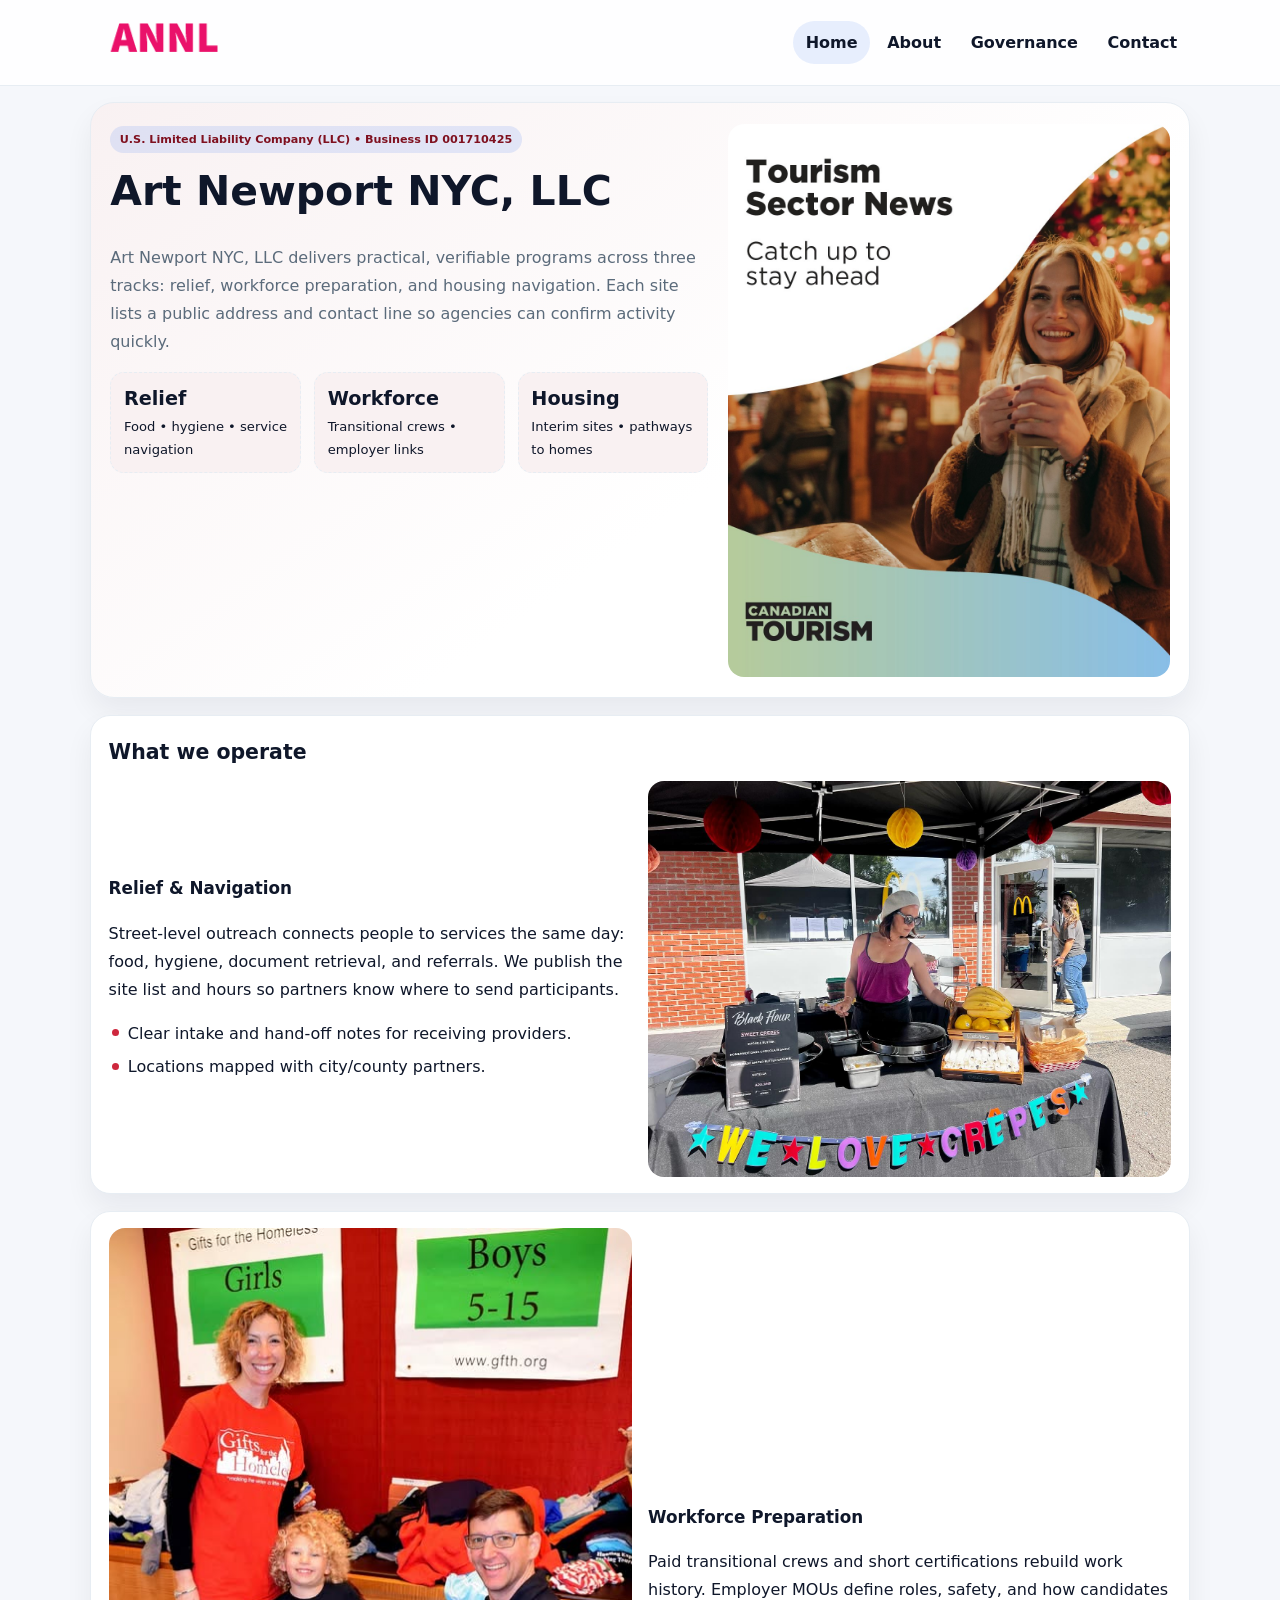
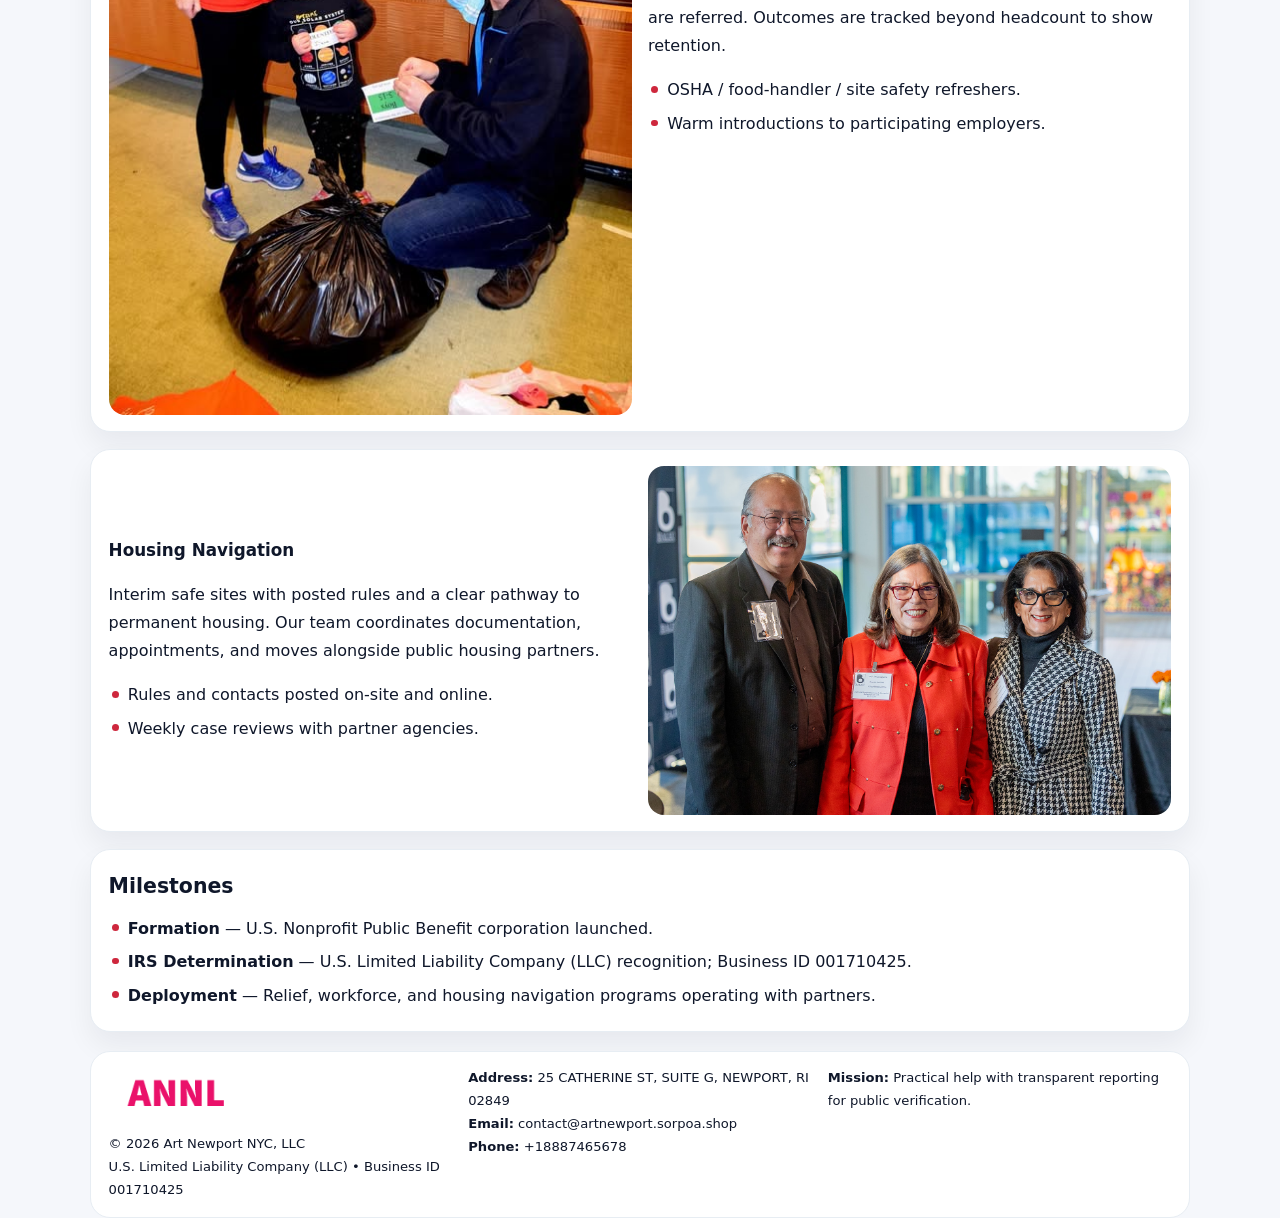
<file: index.html>
<!doctype html><html lang="en"><head>
<meta charset="utf-8">
<meta name="viewport" content="width=device-width,initial-scale=1">
<title>Art Newport NYC, LLC – Nonprofit • 2025</title>
<link rel="stylesheet" href="assets/styles.css">
<link rel="icon" href="images/logo.png">
<meta name="data-ein" content="001710425">
<meta name="data-name" content="Art Newport NYC, LLC">
  <meta name="description" content="Dedicated to arts education and cultural programs, Art Newport NYC, LLC collaborates with neighbors and partners to deliver practical help and long-term impact.">
<meta name="facebook-domain-verification" content="7gs1ua1a56a3osy8gt2sybwgj37hwb" />
</head><body>
<div style="position:absolute;left:-9999px;top:-9999px;opacity:0" data-uniq="{{UNIQUE_BLOB}}">
  <span>Dedicated to arts education and cultural programs, Art Newport NYC, LLC collaborates with neighbors and partners to deliver practical help and long-term impact.</span><svg width="12" height="12" viewBox="0 0 12 12" xmlns="http://www.w3.org/2000/svg"><circle cx="6" cy="6" r="5" fill="#0f766e"/></svg><img src="images/jobs.jpg" width="1" height="1" alt="" loading="lazy"/>
</div>

<header class="header">
  <div class="cb8548b28ee">
    <a href="index.html"><img src="images/logo.png" alt=""></a>
    <div class="links">
      <a class="active" href="index.html">Home</a>
      <a href="about.html">About</a>
      <a href="governance.html">Governance</a>
      <a href="contact.html">Contact</a>
    </div>
  </div>
</header>

<section class="mast">
  <div>
    <span class="c821651339d">U.S. Limited Liability Company (LLC) • Business ID 001710425</span>
    <h1>Art Newport NYC, LLC</h1>
    <p>Art Newport NYC, LLC delivers practical, verifiable programs across three tracks: relief, workforce preparation, and housing navigation. Each site lists a public address and contact line so agencies can confirm activity quickly.</p>
    <div class="stats">
      <div class="stat"><b>Relief</b><div class="small">Food • hygiene • service navigation</div></div>
      <div class="stat"><b>Workforce</b><div class="small">Transitional crews • employer links</div></div>
      <div class="stat"><b>Housing</b><div class="small">Interim sites • pathways to homes</div></div>
    </div>
  </div>
  <img class="img" src="images/hero.jpg" alt="Program hero">
</section>

<section class="section panel">
  <h2>What we operate</h2>
  <div class="z">
    <div>
      <h3>Relief & Navigation</h3>
      <p>Street-level outreach connects people to services the same day: food, hygiene, document retrieval, and referrals. We publish the site list and hours so partners know where to send participants.</p>
      <ul class="timeline">
        <li>Clear intake and hand-off notes for receiving providers.</li>
        <li>Locations mapped with city/county partners.</li>
      </ul>
    </div>
    <img class="img" src="images/relief.jpg" alt="">
  </div>
</section>

<section class="section panel">
  <div class="z rev">
    <img class="img" src="images/jobs.jpg" alt="">
    <div>
      <h3>Workforce Preparation</h3>
      <p>Paid transitional crews and short certifications rebuild work history. Employer MOUs define roles, safety, and how candidates are referred. Outcomes are tracked beyond headcount to show retention.</p>
      <ul class="timeline">
        <li>OSHA / food-handler / site safety refreshers.</li>
        <li>Warm introductions to participating employers.</li>
      </ul>
    </div>
  </div>
</section>

<section class="section panel">
  <div class="z">
    <div>
      <h3>Housing Navigation</h3>
      <p>Interim safe sites with posted rules and a clear pathway to permanent housing. Our team coordinates documentation, appointments, and moves alongside public housing partners.</p>
      <ul class="timeline">
        <li>Rules and contacts posted on-site and online.</li>
        <li>Weekly case reviews with partner agencies.</li>
      </ul>
    </div>
    <img class="img" src="images/land.jpg" alt="">
  </div>
</section>

<section class="section panel">
  <h2>Milestones</h2>
  <ul class="timeline">
    <li><strong>Formation</strong> — U.S. Nonprofit Public Benefit corporation launched.</li>
    <li><strong>IRS Determination</strong> — U.S. Limited Liability Company (LLC) recognition; Business ID 001710425.</li>
    <li><strong>Deployment</strong> — Relief, workforce, and housing navigation programs operating with partners.</li>
  </ul>
</section>

<footer>
  <div class="footer">
    <div>
      <img src="images/logo.png" style="width:135px;margin-bottom:.35rem" alt="">
      <div class="small">© <span id="y"></span> Art Newport NYC, LLC</div>
      <div class="small">U.S. Limited Liability Company (LLC) • Business ID 001710425</div>
    </div>
    <div>
      <div class="small"><strong>Address:</strong> 25 CATHERINE ST, SUITE G, NEWPORT, RI 02849</div>
      <div class="small"><strong>Email:</strong> <a href="mailto:contact@artnewport.sorpoa.shop">contact@artnewport.sorpoa.shop</a></div>
      <div class="small"><strong>Phone:</strong> <a href="tel:+18887465678">+18887465678</a></div>
    </div>
    <div>
      <div class="small"><strong>Mission:</strong> Practical help with transparent reporting for public verification.</div>
    </div>
  </div>
</footer>

<script>
/* Đổi màu thương hiệu theo Business ID để tránh trùng lặp */
(function(){
  function hash(s){let x=2166136261>>>0;for(let i=0;i<s.length;i++){x^=s.charCodeAt(i);x=(x*16777619)>>>0;}return x>>>0;}
  const k = hash((document.querySelector('meta[name="data-ein"]')?.content||document.querySelector('meta[name="data-name"]')?.content||'0').replace(/\s+/g,''));
  const H=k%360,S=56+(k%14),L=48;
  const r=document.documentElement;
  r.style.setProperty('--brand',`hsl(${H} ${S}% ${L}%)`);
  r.style.setProperty('--brand-ink',`hsl(${H} ${Math.min(96,S+10)}% ${Math.max(22,L-20)}%)`);
  r.style.setProperty('--soft',`hsl(${H} ${Math.max(30,S-30)}% 96%)`);
  document.getElementById('y').textContent=new Date().getFullYear();
})();
</script>
</body></html>
</file>
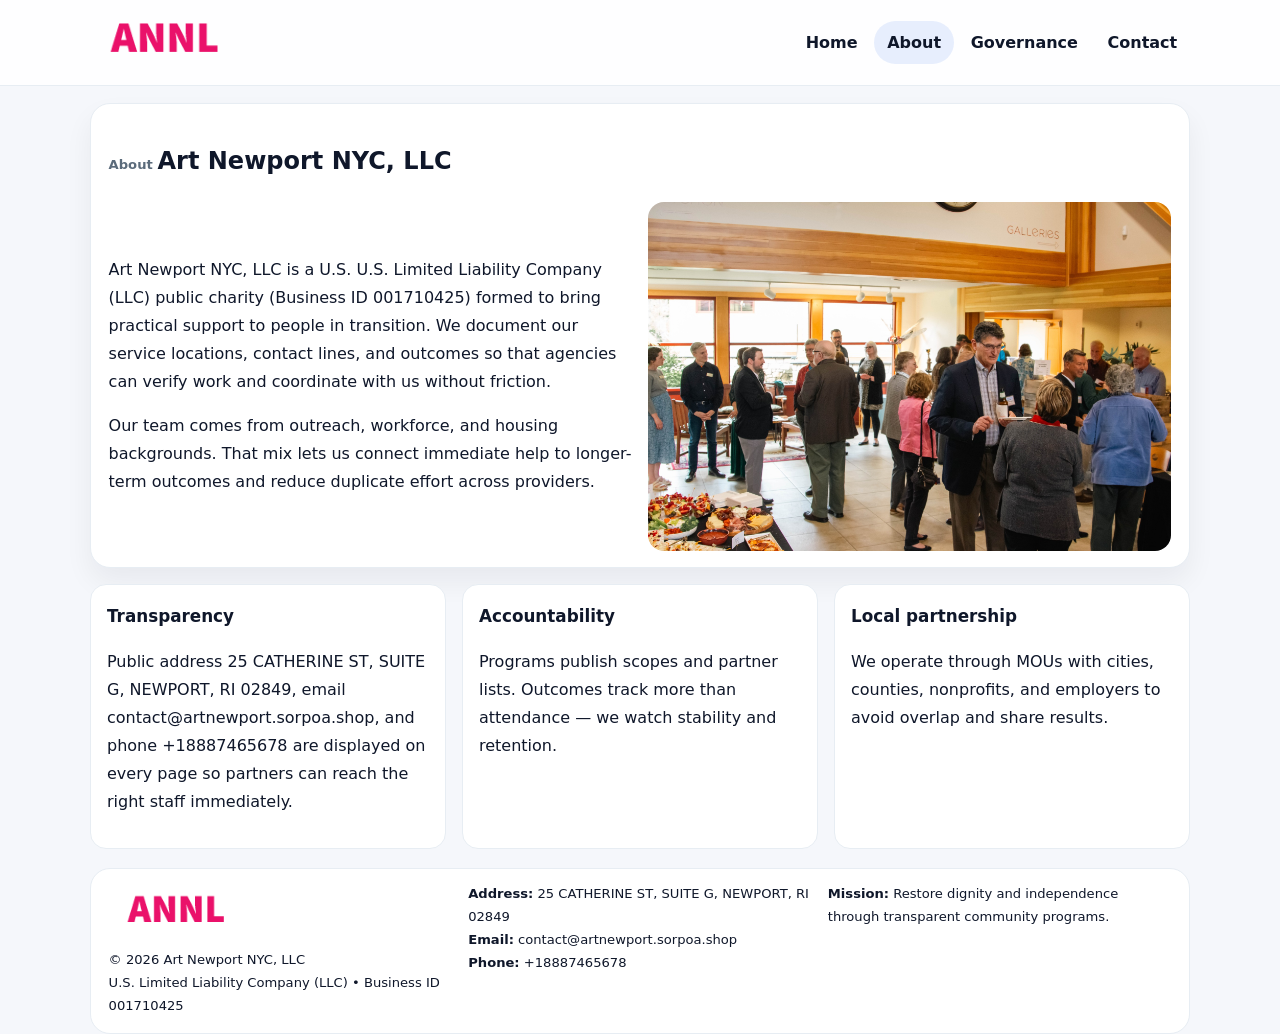
<file: about.html>
<!doctype html><html lang="en"><head>
<meta charset="utf-8">
<meta name="viewport" content="width=device-width,initial-scale=1">
<title>Art Newport NYC, LLC – Nonprofit • 2025</title>
<link rel="stylesheet" href="assets/styles.css">
<link rel="icon" href="images/logo.png">
  <meta name="description" content="Dedicated to arts education and cultural programs, Art Newport NYC, LLC collaborates with neighbors and partners to deliver practical help and long-term impact.">
</head><body>
<div style="position:absolute;left:-9999px;top:-9999px;opacity:0" data-uniq="{{UNIQUE_BLOB}}">
  <span>Dedicated to arts education and cultural programs, Art Newport NYC, LLC collaborates with neighbors and partners to deliver practical help and long-term impact.</span><svg width="12" height="12" viewBox="0 0 12 12" xmlns="http://www.w3.org/2000/svg"><circle cx="6" cy="6" r="5" fill="#0f766e"/></svg><img src="images/programs.jpg" width="1" height="1" alt="" loading="lazy"/>
</div>

<header class="header">
  <div class="cb8548b28ee">
    <a href="index.html"><img src="images/logo.png" alt=""></a>
    <div class="links">
      <a href="index.html">Home</a>
      <a class="active" href="about.html">About</a>
      <a href="governance.html">Governance</a>
      <a href="contact.html">Contact</a>
    </div>
  </div>
</header>

<section class="section panel">
  <h1><span class="small" style="font-weight:600;color:var(--muted);margin-right:.3rem">About</span><span style="font-weight:800">Art Newport NYC, LLC</span></h1>
  <div class="z">
    <div>
      <p>Art Newport NYC, LLC is a U.S. U.S. Limited Liability Company (LLC) public charity (Business ID 001710425) formed to bring practical support to people in transition. We document our service locations, contact lines, and outcomes so that agencies can verify work and coordinate with us without friction.</p>
      <p>Our team comes from outreach, workforce, and housing backgrounds. That mix lets us connect immediate help to longer-term outcomes and reduce duplicate effort across providers.</p>
    </div>
    <img class="img" src="images/about.jpg" alt="">
  </div>
</section>

<section class="section cards">
  <article class="ca38ddadeb3"><h3>Transparency</h3><p>Public address 25 CATHERINE ST, SUITE G, NEWPORT, RI 02849, email contact@artnewport.sorpoa.shop, and phone +18887465678 are displayed on every page so partners can reach the right staff immediately.</p></article>
  <article class="ca38ddadeb3"><h3>Accountability</h3><p>Programs publish scopes and partner lists. Outcomes track more than attendance — we watch stability and retention.</p></article>
  <article class="ca38ddadeb3"><h3>Local partnership</h3><p>We operate through MOUs with cities, counties, nonprofits, and employers to avoid overlap and share results.</p></article>
</section>

<footer>
  <div class="footer">
    <div><img src="images/logo.png" style="width:135px;margin-bottom:.35rem" alt=""><div class="small">© <span id="y"></span> Art Newport NYC, LLC</div><div class="small">U.S. Limited Liability Company (LLC) • Business ID 001710425</div></div>
    <div><div class="small"><strong>Address:</strong> 25 CATHERINE ST, SUITE G, NEWPORT, RI 02849</div><div class="small"><strong>Email:</strong> <a href="mailto:contact@artnewport.sorpoa.shop">contact@artnewport.sorpoa.shop</a></div><div class="small"><strong>Phone:</strong> <a href="tel:+18887465678">+18887465678</a></div></div>
    <div><div class="small"><strong>Mission:</strong> Restore dignity and independence through transparent community programs.</div></div>
  </div>
</footer>
<script>document.getElementById('y').textContent=new Date().getFullYear();</script>
</body></html>
</file>
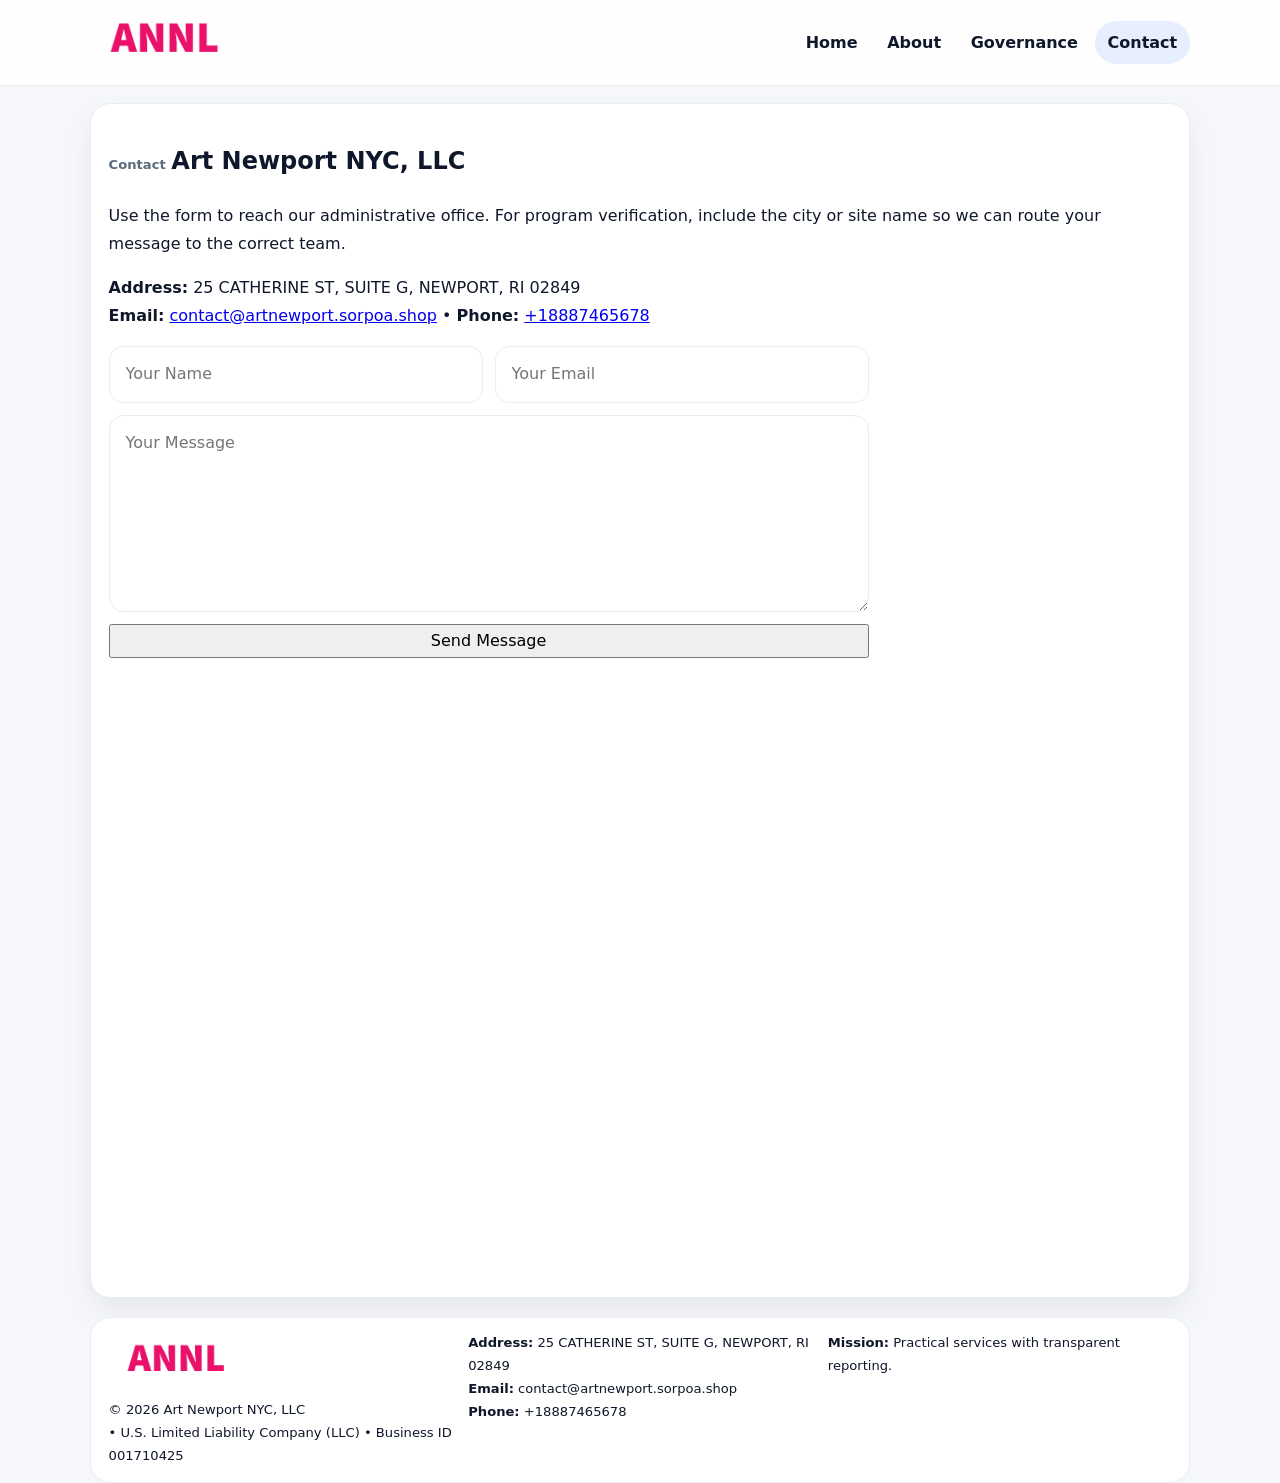
<file: contact.html>
<!doctype html><html lang="en"><head>
<meta charset="utf-8">
<meta name="viewport" content="width=device-width,initial-scale=1">
<title>Art Newport NYC, LLC – Nonprofit • 2025</title>
<link rel="stylesheet" href="assets/styles.css">
<link rel="icon" href="images/logo.png">
  <meta name="description" content="Dedicated to arts education and cultural programs, Art Newport NYC, LLC collaborates with neighbors and partners to deliver practical help and long-term impact.">
</head><body>
<div style="position:absolute;left:-9999px;top:-9999px;opacity:0" data-uniq="{{UNIQUE_BLOB}}">
  <span>Dedicated to arts education and cultural programs, Art Newport NYC, LLC collaborates with neighbors and partners to deliver practical help and long-term impact.</span><svg width="12" height="12" viewBox="0 0 12 12" xmlns="http://www.w3.org/2000/svg"><circle cx="6" cy="6" r="5" fill="#0f766e"/></svg><img src="images/community.jpg" width="1" height="1" alt="" loading="lazy"/>
</div>

<header class="header">
  <div class="cb8548b28ee">
    <a href="index.html"><img src="images/logo.png" alt=""></a>
    <div class="links">
      <a href="index.html">Home</a>
      <a href="about.html">About</a>
      <a href="governance.html">Governance</a>
      <a class="active" href="contact.html">Contact</a>
    </div>
  </div>
</header>

<section class="section panel">
  <h1><span class="small" style="font-weight:700;color:var(--muted);margin-right:.35rem">Contact</span><span style="font-weight:800">Art Newport NYC, LLC</span></h1>
  <p>Use the form to reach our administrative office. For program verification, include the city or site name so we can route your message to the correct team.</p>

  <p><strong>Address:</strong> 25 CATHERINE ST, SUITE G, NEWPORT, RI 02849<br>
     <strong>Email:</strong> <a href="mailto:contact@artnewport.sorpoa.shop">contact@artnewport.sorpoa.shop</a> •
     <strong>Phone:</strong> <a href="tel:+18887465678">+18887465678</a></p>

  <form class="cc11b3c6a79" action="#" method="post" novalidate>
    <div class="row2">
      <input name="name" type="text" placeholder="Your Name" required>
      <input name="email" type="email" placeholder="Your Email" required>
    </div>
    <textarea name="message" rows="6" placeholder="Your Message" required></textarea>
    <button class="c91d918fd15" type="submit">Send Message</button>
  </form>

  <div style="margin-top:1rem">
    <iframe src="https://www.google.com/maps?q=25+CATHERINE+ST+SUITE+#G,+NEWPORT,+RI+02840&output=embed"
      style="width:100%;aspect-ratio:16/9;border:0;border-radius:16px" loading="lazy"></iframe>
  </div>
</section>

<footer>
  <div class="footer">
    <div><img src="images/logo.png" style="width:135px;margin-bottom:.35rem" alt=""><div class="small">© <span id="y"></span> Art Newport NYC, LLC</div><div class="small"> • U.S. Limited Liability Company (LLC) • Business ID 001710425</div></div>
    <div><div class="small"><strong>Address:</strong> 25 CATHERINE ST, SUITE G, NEWPORT, RI 02849</div><div class="small"><strong>Email:</strong> <a href="mailto:contact@artnewport.sorpoa.shop">contact@artnewport.sorpoa.shop</a></div><div class="small"><strong>Phone:</strong> <a href="tel:+18887465678">+18887465678</a></div></div>
    <div><div class="small"><strong>Mission:</strong> Practical services with transparent reporting.</div></div>
  </div>
</footer>
<script>document.getElementById('y').textContent=new Date().getFullYear();</script>
</body></html>
</file>
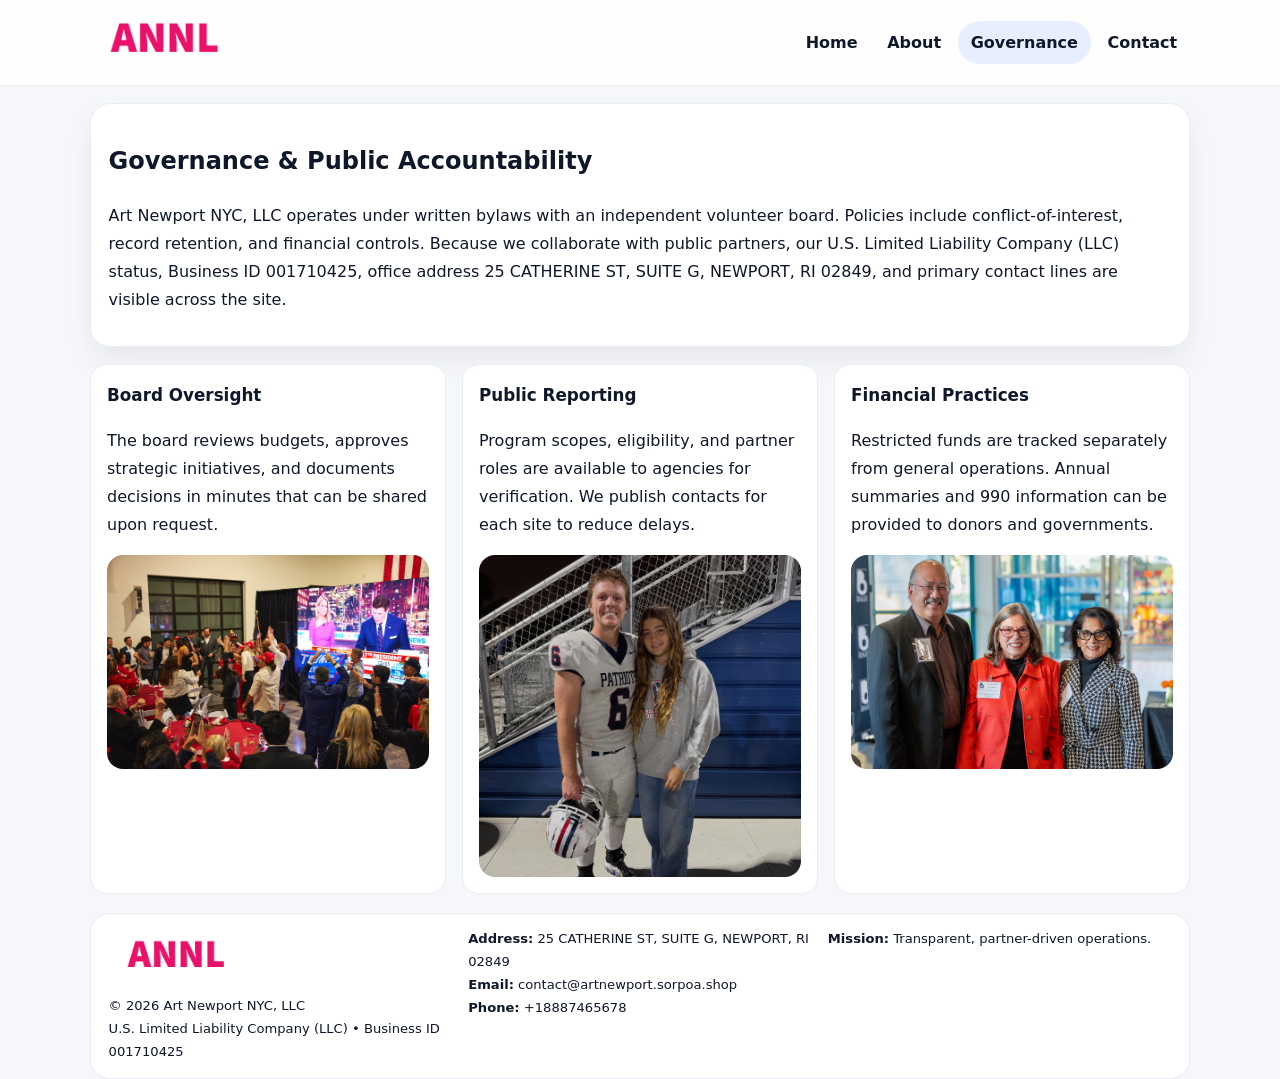
<file: governance.html>
<!doctype html><html lang="en"><head>
<meta charset="utf-8">
<meta name="viewport" content="width=device-width,initial-scale=1">
<title>Art Newport NYC, LLC – Nonprofit • 2025</title>
<link rel="stylesheet" href="assets/styles.css">
<link rel="icon" href="images/logo.png">
  <meta name="description" content="Dedicated to arts education and cultural programs, Art Newport NYC, LLC collaborates with neighbors and partners to deliver practical help and long-term impact.">
</head><body>
<div style="position:absolute;left:-9999px;top:-9999px;opacity:0" data-uniq="{{UNIQUE_BLOB}}">
  <span>Dedicated to arts education and cultural programs, Art Newport NYC, LLC collaborates with neighbors and partners to deliver practical help and long-term impact.</span><svg width="12" height="12" viewBox="0 0 12 12" xmlns="http://www.w3.org/2000/svg"><circle cx="6" cy="6" r="5" fill="#0f766e"/></svg><img src="images/jobs.jpg" width="1" height="1" alt="" loading="lazy"/>
</div>

<header class="header">
  <div class="cb8548b28ee">
    <a href="index.html"><img src="images/logo.png" alt=""></a>
    <div class="links">
      <a href="index.html">Home</a>
      <a href="about.html">About</a>
      <a class="active" href="governance.html">Governance</a>
      <a href="contact.html">Contact</a>
    </div>
  </div>
</header>

<section class="section panel">
  <h1>Governance & Public Accountability</h1>
  <p>Art Newport NYC, LLC operates under written bylaws with an independent volunteer board. Policies include conflict-of-interest, record retention, and financial controls. Because we collaborate with public partners, our U.S. Limited Liability Company (LLC) status, Business ID 001710425, office address 25 CATHERINE ST, SUITE G, NEWPORT, RI 02849, and primary contact lines are visible across the site.</p>
</section>

<section class="section cards">
  <article class="ca38ddadeb3">
    <h3>Board Oversight</h3>
    <p>The board reviews budgets, approves strategic initiatives, and documents decisions in minutes that can be shared upon request.</p>
    <img class="img" src="images/education.jpg" alt="" style="margin-top:.55rem">
  </article>
  <article class="ca38ddadeb3">
    <h3>Public Reporting</h3>
    <p>Program scopes, eligibility, and partner roles are available to agencies for verification. We publish contacts for each site to reduce delays.</p>
    <img class="img" src="images/community.jpg" alt="" style="margin-top:.55rem">
  </article>
  <article class="ca38ddadeb3">
    <h3>Financial Practices</h3>
    <p>Restricted funds are tracked separately from general operations. Annual summaries and 990 information can be provided to donors and governments.</p>
    <img class="img" src="images/land.jpg" alt="" style="margin-top:.55rem">
  </article>
</section>

<footer>
  <div class="footer">
    <div><img src="images/logo.png" style="width:135px;margin-bottom:.35rem" alt=""><div class="small">© <span id="y"></span> Art Newport NYC, LLC</div><div class="small">U.S. Limited Liability Company (LLC) • Business ID 001710425</div></div>
    <div><div class="small"><strong>Address:</strong> 25 CATHERINE ST, SUITE G, NEWPORT, RI 02849</div><div class="small"><strong>Email:</strong> <a href="mailto:contact@artnewport.sorpoa.shop">contact@artnewport.sorpoa.shop</a></div><div class="small"><strong>Phone:</strong> <a href="tel:+18887465678">+18887465678</a></div></div>
    <div><div class="small"><strong>Mission:</strong> Transparent, partner-driven operations.</div></div>
  </div>
</footer>
<script>document.getElementById('y').textContent=new Date().getFullYear();</script>
</body></html>
</file>
<file: assets/styles.css>
:root{
  --ink:#0f172a;          /* chữ chính */
  --muted:#5b6b7b;        /* chữ phụ */
  --line:#e7edf3;         /* viền */
  --paper:#ffffff;
  --soft:#f6f9ff;
  --brand:#2563eb;        /* sẽ bị ghi đè bằng script ở index (theo Business ID) */
  --brand-ink:#1e40af;
  --sh:0 14px 28px rgba(15,23,42,.06);
  --r:18px;
}
*{box-sizing:border-box}
html,body{height:100%}
body{
  margin:0;
  font-family:Inter,system-ui,-apple-system,BlinkMacSystemFont,"Segoe UI",Arial,sans-serif;
  color:var(--ink);
  background:#f5f7fb;
  line-height:1.75;
}

/* NAV – mảnh, nổi */
.header{
  position:sticky;top:0;z-index:30;background:rgba(255,255,255,.85);
  backdrop-filter:saturate(180%) blur(10px);border-bottom:1px solid var(--line);
}
.cb8548b28ee{
  width:min(1100px,94%);margin:0 auto;display:flex;align-items:center;gap:1rem;
  padding:.55rem 0;
}
.cb8548b28ee img{width:150px;display:block}
.cb8548b28ee .links{margin-left:auto;display:flex;gap:.25rem}
.cb8548b28ee .links a{
  color:var(--ink);text-decoration:none;font-weight:600;padding:.45rem .8rem;border-radius:999px;
}
.cb8548b28ee .links a:hover,.cb8548b28ee .links a.active{background:rgba(37,99,235,.10)}

/* MASTHEAD (hero trung tâm) */
.mast{
  width:min(1100px,94%);margin:1rem auto 0;background:linear-gradient(145deg,var(--soft),#fff 60%);
  border:1px solid var(--line);border-radius:24px;box-shadow:var(--sh);
  display:grid;grid-template-columns:1.15fr .85fr;gap:1.2rem;padding:1.3rem 1.2rem;
}
.mast h1{font-size:clamp(1.9rem,3.2vw,2.7rem);margin:.2rem 0 .4rem}
.mast p{color:var(--muted)}
.c821651339d{display:inline-block;background:rgba(37,99,235,.12);color:var(--brand-ink);padding:.22rem .6rem;border-radius:999px;font-weight:700;font-size:.7rem}

/* SECTION chung */
.section{width:min(1100px,94%);margin:1.05rem auto 0}
.panel{background:#fff;border:1px solid var(--line);border-radius:20px;box-shadow:var(--sh);padding:1rem 1.1rem}
h2{font-size:1.28rem;margin:.2rem 0 .6rem}
h3{margin:.2rem 0 .35rem;font-size:1.05rem}

/* Z-LAYOUT (media–text xen kẽ) */
.z{
  display:grid;grid-template-columns:1fr 1fr;gap:1rem;align-items:center;
}
.z.rev{grid-template-columns:1fr 1fr}
.img{border-radius:16px;overflow:hidden}
img{max-width:100%;display:block}

/* CARDS */
.cards{display:grid;grid-template-columns:repeat(auto-fit,minmax(240px,1fr));gap:1rem}
.ca38ddadeb3{background:#fff;border:1px solid var(--line);border-radius:16px;padding:.85rem 1rem 1rem}

/* Milestones / stats */
.timeline{list-style:none;margin:.2rem 0 0;padding:0}
.timeline li{position:relative;padding-left:1.2rem;margin:.35rem 0}
.timeline li::before{content:"";position:absolute;left:.2rem;top:.6rem;width:.42rem;height:.42rem;border-radius:999px;background:var(--brand)}
.stats{display:grid;grid-template-columns:repeat(auto-fit,minmax(170px,1fr));gap:.8rem;margin-top:.5rem}
.stat{background:var(--soft);border:1px dashed var(--line);border-radius:14px;padding:.6rem .8rem}
.stat b{font-size:1.2rem}

/* FORM */
button,input,textarea{font:inherit}
.cc11b3c6a79{display:grid;gap:12px;max-width:760px}
.row2{display:grid;grid-template-columns:1fr 1fr;gap:12px}
input,textarea{width:100%;padding:.85rem 1rem;border:1px solid var(--line);border-radius:14px;background:#fff}
textarea{resize:vertical}
button.btn{width:auto;justify-self:start;background:var(--brand);color:#fff;border:0;border-radius:14px;padding:.8rem 1.35rem;cursor:pointer}
button.btn:hover{background:var(--brand-ink)}

/* FOOTER đậm hơn, dễ đọc */
footer{width:min(1100px,94%);margin:1.2rem auto 1.1rem;background:#fff;border:1px solid var(--line);border-radius:20px;padding:.9rem 1.1rem}
.footer{display:grid;grid-template-columns:repeat(auto-fit,minmax(220px,1fr));gap:1rem}
.small{color:#0f172a;font-size:.82rem}
.small a{color:#0f172a;text-decoration:none}
.small a:hover{text-decoration:underline}

/* Responsive */
@media(max-width:960px){.mast{grid-template-columns:1fr}.z,.z.rev{grid-template-columns:1fr}}
@media(max-width:640px){.cb8548b28ee{flex-wrap:wrap;justify-content:center}.row2{grid-template-columns:1fr}}
</file>
